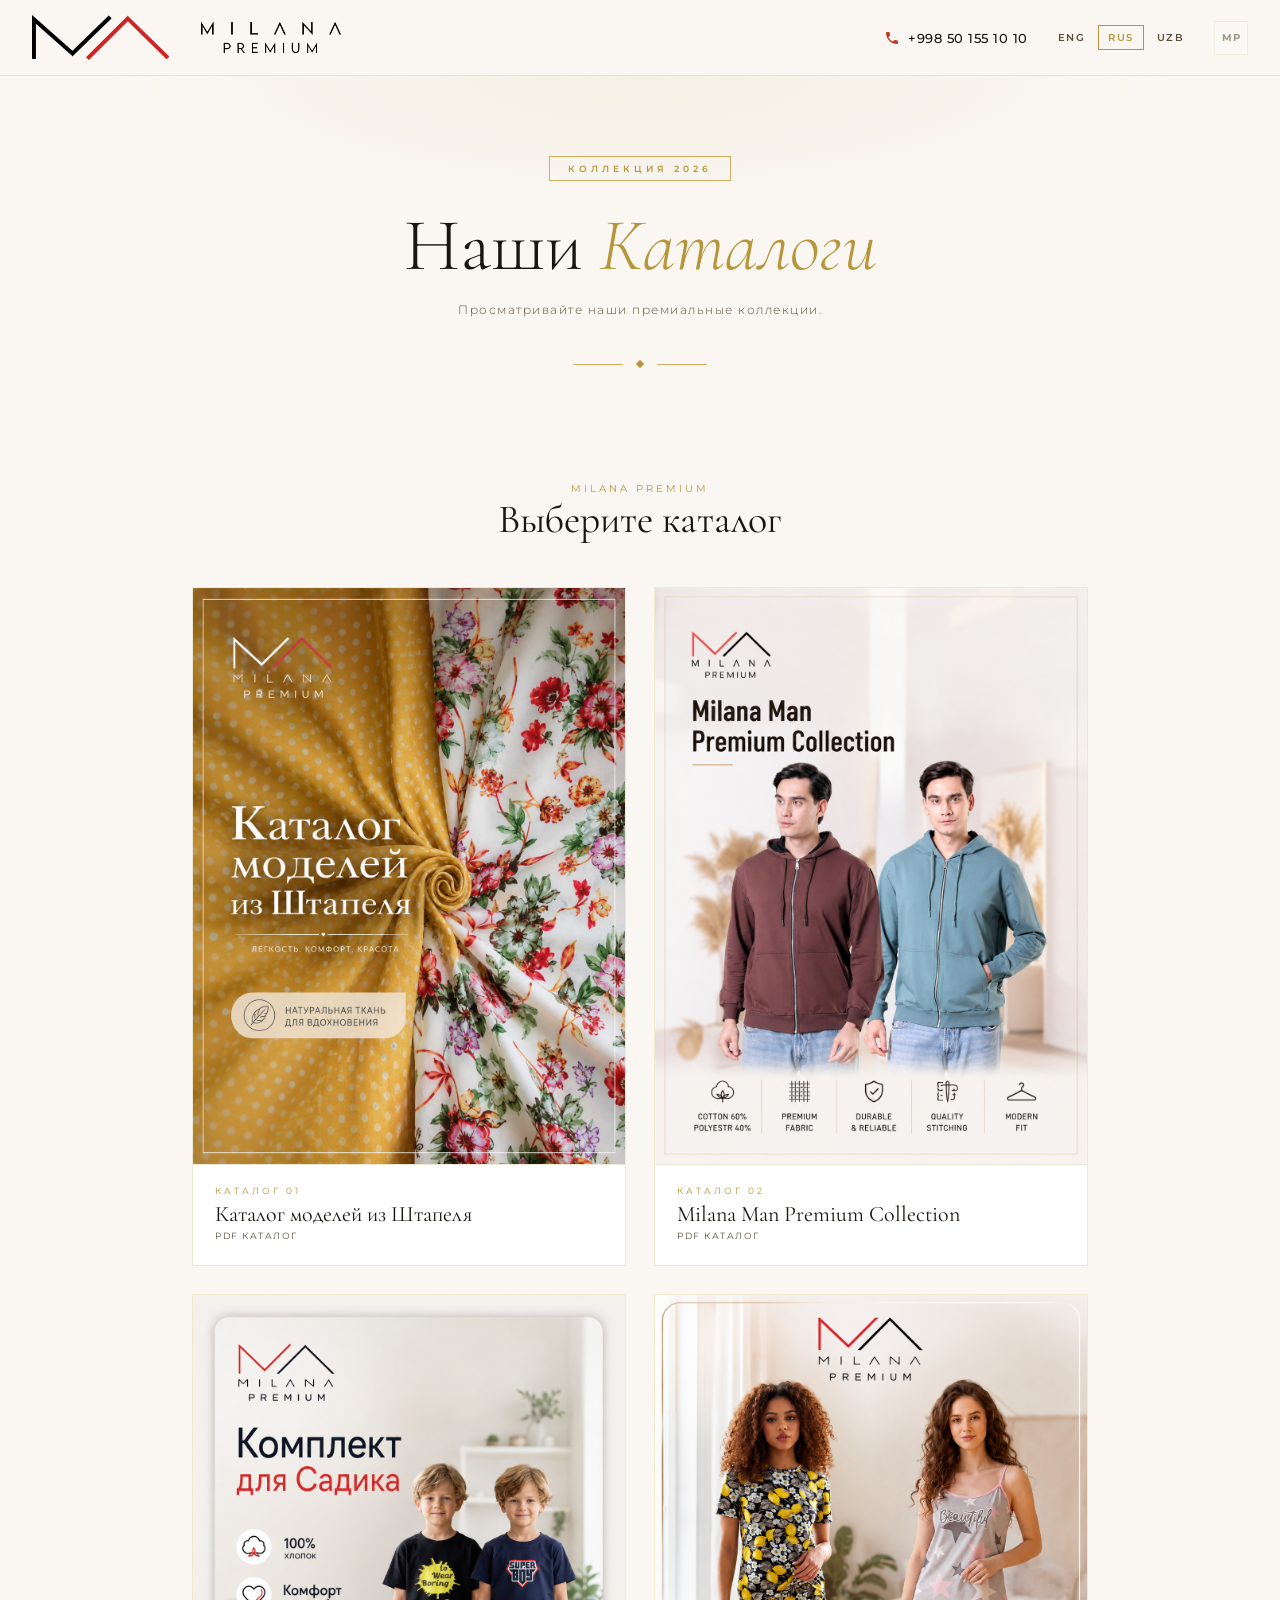
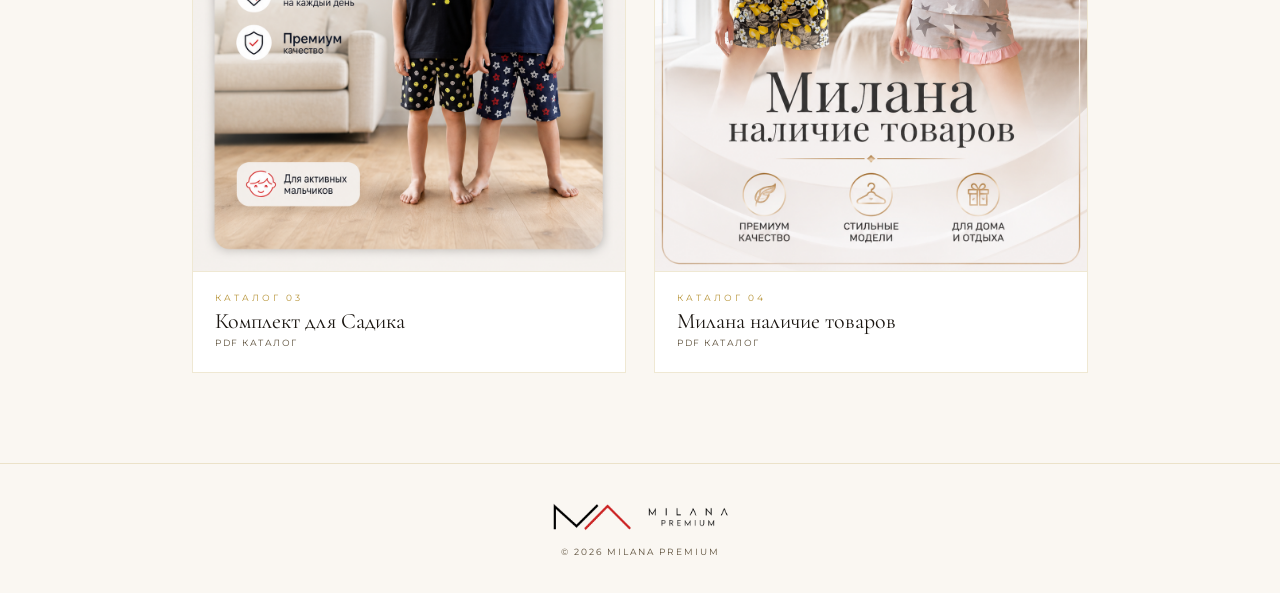
<file: index.html>
<!DOCTYPE html>
<html lang="uz">
<head>
  <meta charset="UTF-8"/>
  <meta name="viewport" content="width=device-width, initial-scale=1.0"/>
  <title>Milana Premium — Katalog</title>
  <link href="https://fonts.googleapis.com/css2?family=Cormorant+Garamond:ital,wght@0,300;0,400;0,600;1,300;1,400&family=Montserrat:wght@300;400;500;600&display=swap" rel="stylesheet"/>
  <style>
    *,*::before,*::after{box-sizing:border-box;margin:0;padding:0}
    :root{
      --gold:#b8953a;--gold-light:#d4af60;--cream:#faf7f2;
      --dark:#1a1510;--mid:#5c4f3a;--red:#c0392b;
      --border:rgba(184,149,58,0.22);
    }
    html{scroll-behavior:smooth}
    body{font-family:'Montserrat',sans-serif;background:var(--cream);color:var(--dark);min-height:100vh}

    /* HEADER */
    header{
      position:sticky;top:0;z-index:200;
      background:rgba(250,247,242,0.97);backdrop-filter:blur(14px);
      border-bottom:1px solid var(--border);
      display:flex;align-items:center;justify-content:space-between;
      padding:0 32px;height:76px;gap:20px;
    }
    .logo-wrap{display:flex;align-items:center;text-decoration:none;flex-shrink:0}
    .logo-wrap img{height:46px;width:auto;object-fit:contain;display:block}
    .logo-wrap img + img{display:none}
    .header-right{display:flex;align-items:center;gap:20px;flex-shrink:0}
    .phone-link{
      display:flex;align-items:center;gap:8px;text-decoration:none;
      color:var(--dark);font-size:13px;font-weight:500;letter-spacing:.5px;white-space:nowrap;
    }
    .phone-link svg{width:16px;height:16px;fill:var(--red);flex-shrink:0}
    .lang-switcher{display:flex;align-items:center;gap:3px}
    .lang-btn{
      background:none;border:1px solid transparent;font-family:'Montserrat',sans-serif;
      font-size:10px;font-weight:600;letter-spacing:1.5px;text-transform:uppercase;
      color:var(--mid);cursor:pointer;padding:5px 9px;transition:all .2s;
    }
    .lang-btn:hover{color:var(--dark);border-color:var(--border)}
    .lang-btn.active{color:var(--gold);border-color:var(--gold)}
    .admin-trigger{
      display:inline-flex;align-items:center;justify-content:center;
      width:34px;height:34px;border:1px solid var(--border);
      color:var(--mid);background:rgba(255,255,255,.42);
      text-decoration:none;font-size:10px;font-weight:700;letter-spacing:1px;
      opacity:.58;transition:opacity .2s,border-color .2s,color .2s,background .2s;
    }
    .admin-trigger:hover,.admin-trigger:focus-visible{opacity:1;border-color:var(--gold);background:var(--dark);color:#fff}

    /* HERO */
    .hero{text-align:center;padding:80px 40px 55px;position:relative;overflow:hidden}
    .hero::before{
      content:'';position:absolute;inset:0;
      background:radial-gradient(ellipse 60% 50% at 50% 0%,rgba(184,149,58,0.07) 0%,transparent 70%);
      pointer-events:none;
    }
    .hero-tag{
      display:inline-block;font-size:9px;font-weight:600;letter-spacing:4px;text-transform:uppercase;
      color:var(--gold);border:1px solid var(--gold-light);padding:6px 18px;margin-bottom:24px;
    }
    .hero h1{
      font-family:'Cormorant Garamond',serif;font-size:clamp(38px,6vw,74px);
      font-weight:300;line-height:1.1;color:var(--dark);margin-bottom:16px;
    }
    .hero h1 em{font-style:italic;color:var(--gold)}
    .hero p{font-size:12px;font-weight:300;letter-spacing:1.5px;color:var(--mid);max-width:400px;margin:0 auto 44px}
    .divider{display:flex;align-items:center;gap:14px;justify-content:center;margin-bottom:60px}
    .divider span{width:50px;height:1px;background:var(--gold-light)}
    .divider i{width:6px;height:6px;background:var(--gold);transform:rotate(45deg);display:inline-block}

    /* SECTION */
    .section-label{text-align:center;margin-bottom:44px}
    .section-label h2{font-family:'Cormorant Garamond',serif;font-size:clamp(26px,4vw,40px);font-weight:400;margin-bottom:8px}
    .section-label p{font-size:10px;letter-spacing:3px;text-transform:uppercase;color:var(--gold)}

    /* GRID — always 2x2 */
    .catalogs{max-width:960px;margin:0 auto;padding:0 32px 90px}
    .catalog-grid{display:grid;grid-template-columns:repeat(2,1fr);gap:28px}

    /* CARD */
    .catalog-card{
      cursor:pointer;background:#fff;border:1px solid var(--border);
      transition:transform .35s ease,box-shadow .35s ease;
      animation:fadeUp .65s ease both;
    }
    .catalog-card:nth-child(1){animation-delay:.05s}
    .catalog-card:nth-child(2){animation-delay:.15s}
    .catalog-card:nth-child(3){animation-delay:.25s}
    .catalog-card:nth-child(4){animation-delay:.35s}
    @keyframes fadeUp{from{opacity:0;transform:translateY(24px)}to{opacity:1;transform:translateY(0)}}
    .catalog-card:hover{transform:translateY(-5px);box-shadow:0 18px 50px rgba(184,149,58,0.15)}
    .catalog-card:focus-visible{outline:2px solid var(--gold);outline-offset:5px}

    .card-thumb{position:relative;overflow:hidden;aspect-ratio:3/4;background:#f0ebe3}
    .card-thumb iframe{width:100%;height:100%;border:none;pointer-events:none;display:block}
    .card-thumb .cover-img{width:100%;height:100%;object-fit:cover;display:block;background:#f0ebe3}
    .card-thumb .ph{width:100%;height:100%;display:flex;align-items:center;justify-content:center}

    .pdf-overlay{
      position:absolute;inset:0;display:flex;flex-direction:column;
      align-items:center;justify-content:center;gap:10px;
      opacity:0;transition:opacity .3s;
      background:rgba(26,21,16,0.52);backdrop-filter:blur(2px);
    }
    .catalog-card:hover .pdf-overlay{opacity:1}
    .ov-btn{
      padding:10px 24px;font-family:'Montserrat',sans-serif;font-size:9px;
      font-weight:600;letter-spacing:2.5px;text-transform:uppercase;
      text-decoration:none;border:1px solid rgba(255,255,255,.8);
      color:#fff;background:transparent;cursor:pointer;transition:background .2s,border-color .2s;
    }
    .ov-btn.primary,.ov-btn:hover{background:var(--gold);border-color:var(--gold)}

    .card-body{padding:20px 22px 24px;border-top:1px solid var(--border)}
    .card-number{font-size:9px;letter-spacing:3px;text-transform:uppercase;color:var(--gold);margin-bottom:5px}
    .card-title{font-family:'Cormorant Garamond',serif;font-size:22px;font-weight:400;margin-bottom:3px}
    .card-sub{font-size:9px;letter-spacing:1.5px;color:var(--mid);text-transform:uppercase}

    /* MODAL — simple scroll viewer */
    .modal-backdrop{
      display:none;position:fixed;inset:0;z-index:300;
      background:rgba(8,6,4,0.9);backdrop-filter:blur(8px);
      align-items:center;justify-content:center;padding:16px;
    }
    .modal-backdrop.open{display:flex}
    .pdf-modal{
      position:relative;width:100%;max-width:860px;height:92vh;
      display:flex;flex-direction:column;
      animation:scaleIn .28s ease;
    }
    @keyframes scaleIn{from{opacity:0;transform:scale(.94)}to{opacity:1;transform:scale(1)}}
    .modal-header{
      display:flex;align-items:center;justify-content:space-between;
      padding:14px 20px;background:var(--cream);border-bottom:1px solid var(--border);
      flex-shrink:0;
    }
    .modal-title{font-family:'Cormorant Garamond',serif;font-size:20px;font-weight:400}
    .modal-actions{display:flex;gap:8px;align-items:center}
    .m-btn{
      padding:7px 18px;font-family:'Montserrat',sans-serif;font-size:9px;
      font-weight:600;letter-spacing:2px;text-transform:uppercase;
      cursor:pointer;border:none;text-decoration:none;display:inline-block;transition:background .2s;
    }
    .m-btn.dl{background:var(--gold);color:#fff}
    .m-btn.dl:hover{background:var(--dark)}
    .m-btn.cls{background:transparent;border:1px solid var(--border);color:var(--dark);font-size:17px;padding:3px 13px;letter-spacing:0}
    .m-btn.cls:hover{background:var(--dark);color:#fff}
    .modal-body{flex:1;overflow:hidden;background:#2a2520;display:flex}
    .modal-body iframe{width:100%;height:100%;border:none;display:block}
    /* FOOTER */
    footer{border-top:1px solid var(--border);padding:36px;text-align:center}
    footer img{height:34px;margin:0 auto 12px;display:block}
    footer p{font-size:9px;letter-spacing:2px;color:var(--mid);text-transform:uppercase}

    @media(max-width:700px){
      header{padding:0 16px;height:64px}
      .logo-wrap img{height:36px}
      .phone-link span{display:none}
      .admin-trigger{width:31px;height:31px;font-size:9px}
      .hero{padding:55px 18px 40px}
      .catalogs,.edit-section{padding:0 16px 50px}
      .catalog-grid{gap:16px}
      .edit-panel{padding:22px 16px}
    }
  </style>
</head>
<body>

<header>
  <a class="logo-wrap" href="#">
    <img src="assets/milana-premium-logo.png" alt="Milana Premium"/>
    <img src="[data-uri]" alt="Milana Premium"/>
  </a>
  <div class="header-right">
    <a class="phone-link" href="tel:+998501551010">
      <svg viewBox="0 0 24 24"><path d="M6.6 10.8c1.4 2.8 3.8 5.1 6.6 6.6l2.2-2.2c.3-.3.7-.4 1-.2 1.1.4 2.3.6 3.6.6.6 0 1 .4 1 1V20c0 .6-.4 1-1 1-9.4 0-17-7.6-17-17 0-.6.4-1 1-1h3.5c.6 0 1 .4 1 1 0 1.3.2 2.5.6 3.6.1.3 0 .7-.2 1L6.6 10.8z"/></svg>
      <span>+998 50 155 10 10</span>
    </a>
    <div class="lang-switcher">
      <button class="lang-btn" onclick="setLang('en')">ENG</button>
      <button class="lang-btn" onclick="setLang('ru')">RUS</button>
      <button class="lang-btn active" onclick="setLang('uz')">UZB</button>
    </div>
    <a class="admin-trigger" href="admin.html?id=1" aria-label="Admin login">MP</a>
  </div>
</header>

<section class="hero">
  <div class="hero-tag" data-i18n="hero_tag"></div>
  <h1 data-i18n="hero_title"></h1>
  <p data-i18n="hero_sub"></p>
  <div class="divider"><span></span><i></i><span></span></div>
</section>

<section class="catalogs">
  <div class="section-label">
    <p>Milana Premium</p>
    <h2 data-i18n="section_title"></h2>
  </div>
  <div class="catalog-grid" id="catalogGrid"></div>
</section>

<!-- PDF VIEWER MODAL -->
<div class="modal-backdrop" id="modalBackdrop">
  <div class="pdf-modal">
    <div class="modal-header">
      <span class="modal-title" id="modalTitle"></span>
      <div class="modal-actions">
        <a class="m-btn dl" id="modalDl" href="#" target="_blank" data-i18n="download"></a>
        <button class="m-btn cls" onclick="closeModal()">&#x2715;</button>
      </div>
    </div>
    <div class="modal-body">
      <iframe id="pdfFrame" src="" allow="autoplay"></iframe>
    </div>
  </div>
</div>


<footer>
  <img src="[data-uri]" alt="Milana Premium"/>
  <p>&copy; 2026 Milana Premium</p>
</footer>

<script>
// ── i18n ──────────────────────────────────────────
const LANG = {
  en:{
    hero_tag:'2026 Collection',
    hero_title:'Our <em>Catalogs</em>',
    hero_sub:'Browse our premium seasonal collections.',
    section_title:'Select a Catalog',
    download:'&#x2193; Download',
    edit_title:'Update Your Catalogs',
    edit_sub:'Paste a public PDF URL for each catalog and click Save.',
    save:'Save Changes',saved:'&#x2713; Saved successfully',
    no_pdf:'No PDF yet',linked:'&#x2714; Linked:',
    view:'View Products',dl:'Download',
    cat_label:'Catalog',url_ph:'PDF URL (https://...)',
  },
  ru:{
    hero_tag:'Коллекция 2026',
    hero_title:'Наши <em>Каталоги</em>',
    hero_sub:'Просматривайте наши премиальные коллекции.',
    section_title:'Выберите каталог',
    download:'&#x2193; Скачать',
    edit_title:'Обновить каталоги',
    edit_sub:'Вставьте ссылку PDF для каждого каталога и нажмите Сохранить.',
    save:'Сохранить',saved:'&#x2713; Сохранено',
    no_pdf:'PDF не добавлен',linked:'&#x2714;',
    view:'Products',dl:'Скачать',
    cat_label:'Каталог',url_ph:'Ссылка PDF (https://...)',
  },
  uz:{
    hero_tag:'2026 Kolleksiya',
    hero_title:'Bizning <em>Kataloglar</em>',
    hero_sub:"Premium mavsumiy kolleksiyalarimizni ko'ring.",
    section_title:'Katalogni tanlang',
    download:'&#x2193; Yuklab olish',
    edit_title:'Kataloglarni yangilash',
    edit_sub:'Har bir katalog uchun PDF URL manzilini kiriting va Saqlashni bosing.',
    save:'Saqlash',saved:'&#x2713; Saqlandi',
    no_pdf:"PDF qo'shilmagan",linked:'&#x2714;',
    view:'Products',dl:'Yuklab olish',
    cat_label:'Katalog',url_ph:'PDF URL (https://...)',
  }
};

let currentLang = localStorage.getItem('mp_lang') || 'ru';
function t(k){ return (LANG[currentLang]||LANG.uz)[k] || LANG.uz[k] || k; }

function setLang(lang){
  currentLang = lang;
  localStorage.setItem('mp_lang', lang);
  document.querySelectorAll('.lang-btn').forEach(b=>{
    b.classList.toggle('active', b.textContent.trim().toLowerCase().startsWith(lang.toLowerCase()));
  });
  applyTranslations();
  renderCards();
}

function applyTranslations(){
  document.querySelectorAll('[data-i18n]').forEach(el=>{
    const v = t(el.dataset.i18n);
    if(el.tagName==='INPUT') el.placeholder = v;
    else el.innerHTML = v;
  });
  // also update modal download button text
  const dl = document.getElementById('modalDl');
  if(dl) dl.innerHTML = t('download');
}

// ── CATALOG DATA ──────────────────────────────────
// PDF/file link is shared across all languages.
// Only 2 thumbnail images are used per catalog: English and Uzbek.
// Russian uses the English thumbnail as fallback.
// PDF links are hardcoded below so they work on every device.
const DEFAULT_CATALOGS = [
  {id:1,
   title_en:"Staple Model Catalog",title_ru:"Каталог моделей из Штапеля",title_uz:"Shtapel modellari katalogi",
   sub_en:"PDF Catalog",sub_ru:"PDF каталог",sub_uz:"PDF katalog",
   pdf:"https://drive.google.com/file/d/1m22AYrRWdailkYRV_ZC_tfQlJacIGdLU/preview",
   cover_en:"covers/stapel-model-catalog-en.png",
   cover_ru:"covers/stapel-model-catalog-ru.png",
   cover_uz:"covers/stapel-model-catalog-uz.png"},
  {id:2,
   title_en:"Milana Man Premium Collection",title_ru:"Milana Man Premium Collection",title_uz:"Milana Man Premium Collection",
   sub_en:"PDF Catalog",sub_ru:"PDF каталог",sub_uz:"PDF katalog",
   pdf:"https://drive.google.com/file/d/1iNQn7Lr2Tz0cijjyecHtbMC-VH8drhuf/preview",
   cover_en:"covers/milana-man-premium-collection-en.png",
   cover_ru:"covers/milana-man-premium-collection-ru.png",
   cover_uz:"covers/milana-man-premium-collection-uz.png"},
  {id:3,
   title_en:"Kindergarten Set",title_ru:"Комплект для Садика",title_uz:"Bog'cha uchun komplekt",
   sub_en:"PDF Catalog",sub_ru:"PDF каталог",sub_uz:"PDF katalog",
   pdf:"https://drive.google.com/file/d/1tAKAPe2o3nusdtc0QQ_WotdYJDtGPYi5/preview",
   cover_en:"covers/kindergarten-set-en.png",
   cover_ru:"covers/kindergarten-set-ru.png",
   cover_uz:"covers/kindergarten-set-uz.png"},
  {id:4,
   title_en:"Milana Products in Stock",title_ru:"Милана наличие товаров",title_uz:"Milana mavjud mahsulotlar",
   sub_en:"PDF Catalog",sub_ru:"PDF каталог",sub_uz:"PDF katalog",
   pdf:"https://drive.google.com/file/d/1Lg1RgO1uc3G3PkhENrwO6sP-i2X8h6Vz/preview",
   cover_en:"covers/milana-products-in-stock-en.png",
   cover_ru:"covers/milana-products-in-stock-ru.png",
   cover_uz:"covers/milana-products-in-stock-uz.png"},
];

let catalogs = DEFAULT_CATALOGS.map(function(cat){ return Object.assign({}, cat); });


const FIXED_MAN_TITLE = 'Milana Man Premium Collection';
function gtitle(c){
  // Keep this catalog name exactly the same for UZ / RU / EN.
  if(c.id === 2) return FIXED_MAN_TITLE;
  return c['title_'+currentLang] || c.title_en;
}
function gsub(c){   return c['sub_'+currentLang]   || c.sub_en;   }
function gcover(c){
  if(currentLang === 'uz') return c.cover_uz || c.cover_en || '';
  if(currentLang === 'ru') return c.cover_ru || c.cover_en || c.cover_uz || '';
  return c.cover_en || c.cover_uz || '';
}

function catalogUrl(c){
  return 'catalog.html?id=' + encodeURIComponent(c.id);
}

// ── PLACEHOLDER SVGs ──────────────────────────────
const PH = [
  // Women - warm gold
  '<svg viewBox="0 0 300 400" xmlns="http://www.w3.org/2000/svg" width="100%" height="100%"><rect width="300" height="400" fill="#f5efe6"/><rect x="0" y="0" width="300" height="5" fill="#b8953a" opacity=".5"/><rect x="0" y="395" width="300" height="5" fill="#b8953a" opacity=".5"/><rect x="20" y="20" width="260" height="360" fill="none" stroke="#b8953a" stroke-width="0.6" opacity=".3"/><circle cx="150" cy="155" r="50" fill="none" stroke="#b8953a" stroke-width="0.6" opacity=".35"/><text x="150" y="148" text-anchor="middle" font-family="Georgia,serif" font-size="10" fill="#b8953a" opacity=".7" letter-spacing="5">MILANA</text><text x="150" y="164" text-anchor="middle" font-family="Georgia,serif" font-size="7" fill="#b8953a" opacity=".5" letter-spacing="3">PREMIUM</text><line x1="90" y1="230" x2="210" y2="230" stroke="#b8953a" stroke-width="0.5" opacity=".4"/><text x="150" y="258" text-anchor="middle" font-family="Georgia,serif" font-size="16" fill="#5c4f3a" opacity=".65" letter-spacing="3">WOMEN</text><text x="150" y="276" text-anchor="middle" font-family="Arial,sans-serif" font-size="8" fill="#b8953a" opacity=".5" letter-spacing="3">COLLECTION 2026</text><line x1="90" y1="288" x2="210" y2="288" stroke="#b8953a" stroke-width="0.5" opacity=".4"/></svg>',
  // Men - dark
  '<svg viewBox="0 0 300 400" xmlns="http://www.w3.org/2000/svg" width="100%" height="100%"><rect width="300" height="400" fill="#ece6dc"/><rect x="0" y="0" width="300" height="5" fill="#c0392b" opacity=".5"/><rect x="0" y="395" width="300" height="5" fill="#c0392b" opacity=".5"/><rect x="15" y="15" width="270" height="370" fill="none" stroke="#1a1510" stroke-width="0.5" opacity=".15"/><rect x="30" y="30" width="240" height="340" fill="none" stroke="#b8953a" stroke-width="0.5" opacity=".2"/><text x="150" y="148" text-anchor="middle" font-family="Georgia,serif" font-size="10" fill="#1a1510" opacity=".5" letter-spacing="5">MILANA</text><text x="150" y="164" text-anchor="middle" font-family="Georgia,serif" font-size="7" fill="#c0392b" opacity=".65" letter-spacing="3">PREMIUM</text><line x1="90" y1="230" x2="210" y2="230" stroke="#b8953a" stroke-width="0.5" opacity=".4"/><text x="150" y="258" text-anchor="middle" font-family="Georgia,serif" font-size="16" fill="#1a1510" opacity=".55" letter-spacing="3">MEN</text><text x="150" y="276" text-anchor="middle" font-family="Arial,sans-serif" font-size="8" fill="#b8953a" opacity=".5" letter-spacing="3">COLLECTION 2026</text><line x1="90" y1="288" x2="210" y2="288" stroke="#b8953a" stroke-width="0.5" opacity=".4"/></svg>',
  // Kids - light
  '<svg viewBox="0 0 300 400" xmlns="http://www.w3.org/2000/svg" width="100%" height="100%"><rect width="300" height="400" fill="#f7f3ec"/><rect x="0" y="0" width="300" height="5" fill="#b8953a" opacity=".4"/><rect x="0" y="395" width="300" height="5" fill="#b8953a" opacity=".4"/><circle cx="40" cy="40" r="25" fill="none" stroke="#b8953a" stroke-width="0.5" opacity=".2"/><circle cx="260" cy="40" r="25" fill="none" stroke="#b8953a" stroke-width="0.5" opacity=".2"/><circle cx="40" cy="360" r="25" fill="none" stroke="#b8953a" stroke-width="0.5" opacity=".2"/><circle cx="260" cy="360" r="25" fill="none" stroke="#b8953a" stroke-width="0.5" opacity=".2"/><rect x="50" y="50" width="200" height="300" fill="none" stroke="#b8953a" stroke-width="0.5" opacity=".25"/><text x="150" y="188" text-anchor="middle" font-family="Georgia,serif" font-size="10" fill="#b8953a" opacity=".7" letter-spacing="5">MILANA</text><text x="150" y="204" text-anchor="middle" font-family="Georgia,serif" font-size="7" fill="#b8953a" opacity=".5" letter-spacing="3">PREMIUM</text><line x1="90" y1="230" x2="210" y2="230" stroke="#b8953a" stroke-width="0.5" opacity=".4"/><text x="150" y="258" text-anchor="middle" font-family="Georgia,serif" font-size="16" fill="#5c4f3a" opacity=".65" letter-spacing="3">KIDS</text><text x="150" y="276" text-anchor="middle" font-family="Arial,sans-serif" font-size="8" fill="#b8953a" opacity=".5" letter-spacing="3">COLLECTION 2026</text></svg>',
  // Lookbook - dark
  '<svg viewBox="0 0 300 400" xmlns="http://www.w3.org/2000/svg" width="100%" height="100%"><rect width="300" height="400" fill="#18120e"/><rect x="10" y="10" width="280" height="380" fill="none" stroke="#b8953a" stroke-width="0.6" opacity=".35"/><rect x="22" y="22" width="256" height="356" fill="none" stroke="#b8953a" stroke-width="0.3" opacity=".15"/><line x1="10" y1="10" x2="290" y2="390" stroke="#b8953a" stroke-width="0.3" opacity=".07"/><line x1="290" y1="10" x2="10" y2="390" stroke="#b8953a" stroke-width="0.3" opacity=".07"/><text x="150" y="175" text-anchor="middle" font-family="Georgia,serif" font-size="10" fill="#d4af60" opacity=".8" letter-spacing="5">MILANA</text><text x="150" y="193" text-anchor="middle" font-family="Georgia,serif" font-size="7" fill="#d4af60" opacity=".6" letter-spacing="3">PREMIUM</text><line x1="80" y1="208" x2="220" y2="208" stroke="#b8953a" stroke-width="0.5" opacity=".45"/><text x="150" y="250" text-anchor="middle" font-family="Georgia,serif" font-size="15" fill="#d4af60" opacity=".75" letter-spacing="3">LOOKBOOK</text><text x="150" y="268" text-anchor="middle" font-family="Arial,sans-serif" font-size="8" fill="#b8953a" opacity=".5" letter-spacing="3">PREMIUM 2026</text><line x1="80" y1="280" x2="220" y2="280" stroke="#b8953a" stroke-width="0.5" opacity=".45"/></svg>',
];

// ── RENDER CARDS ──────────────────────────────────
function renderCards(){
  const grid = document.getElementById('catalogGrid');
  grid.innerHTML = '';
  catalogs.forEach((cat, idx) => {
    const card = document.createElement('div');
    card.className = 'catalog-card';
    card.setAttribute('role', 'link');
    card.tabIndex = 0;
    const productUrl = catalogUrl(cat);

    const thumbInner = gcover(cat)
      ? '<img class="cover-img" src="' + gcover(cat) + '" alt="' + gtitle(cat).replace(/"/g,'&quot;') + '" loading="lazy">'
      : (cat.pdf
        ? '<iframe src="' + pdfEmbedUrl(cat.pdf) + '" loading="lazy"></iframe>'
        : '<div class="ph">' + (PH[idx]||PH[0]) + '</div>');

    const overlayInner = cat.pdf
      ? '<a class="ov-btn primary" href="' + productUrl + '">' + t('view') + '</a>'
      : '<button class="ov-btn primary" type="button" disabled>' + t('no_pdf') + '</button>';

    card.innerHTML =
      '<div class="card-thumb">' + thumbInner +
        '<div class="pdf-overlay">' + overlayInner + '</div>' +
      '</div>' +
      '<div class="card-body">' +
        '<div class="card-number">' + t('cat_label') + ' 0' + cat.id + '</div>' +
        '<div class="card-title">' + gtitle(cat) + '</div>' +
        '<div class="card-sub">' + gsub(cat) + '</div>' +
      '</div>';
    card.addEventListener('click', function(e){
      const interactive = e.target.closest ? e.target.closest('a,button') : null;
      if(interactive) return;
      window.location.href = productUrl;
    });
    card.addEventListener('keydown', function(e){
      if(e.key === 'Enter' || e.key === ' '){
        e.preventDefault();
        window.location.href = productUrl;
      }
    });
    grid.appendChild(card);
  });
}

// ── PDF VIEWER ────────────────────────────────────
function pdfEmbedUrl(url){
  if(url.includes('drive.google.com')){
    const m = url.match(/\/d\/([a-zA-Z0-9_-]+)/);
    return m ? 'https://drive.google.com/file/d/'+m[1]+'/preview' : url;
  }
  return url + '#toolbar=1&navpanes=0&scrollbar=1';
}

function openPdf(idx){
  const cat = catalogs[idx];
  if(!cat.pdf) return;
  document.getElementById('modalTitle').textContent = gtitle(cat);
  document.getElementById('modalDl').href = cat.pdf;
  document.getElementById('modalDl').innerHTML = t('download');
  document.getElementById('pdfFrame').src = pdfEmbedUrl(cat.pdf);
  document.getElementById('modalBackdrop').classList.add('open');
  document.body.style.overflow = 'hidden';
}

function closeModal(){
  document.getElementById('modalBackdrop').classList.remove('open');
  document.getElementById('pdfFrame').src = '';
  document.body.style.overflow = '';
}

document.getElementById('modalBackdrop').addEventListener('click', function(e){
  if(e.target === this) closeModal();
});
document.addEventListener('keydown', function(e){
  if(e.key === 'Escape') closeModal();
});

// ── INIT ──────────────────────────────────────────
setLang(currentLang);
renderCards();
</script>
</body>
</html>
</file>
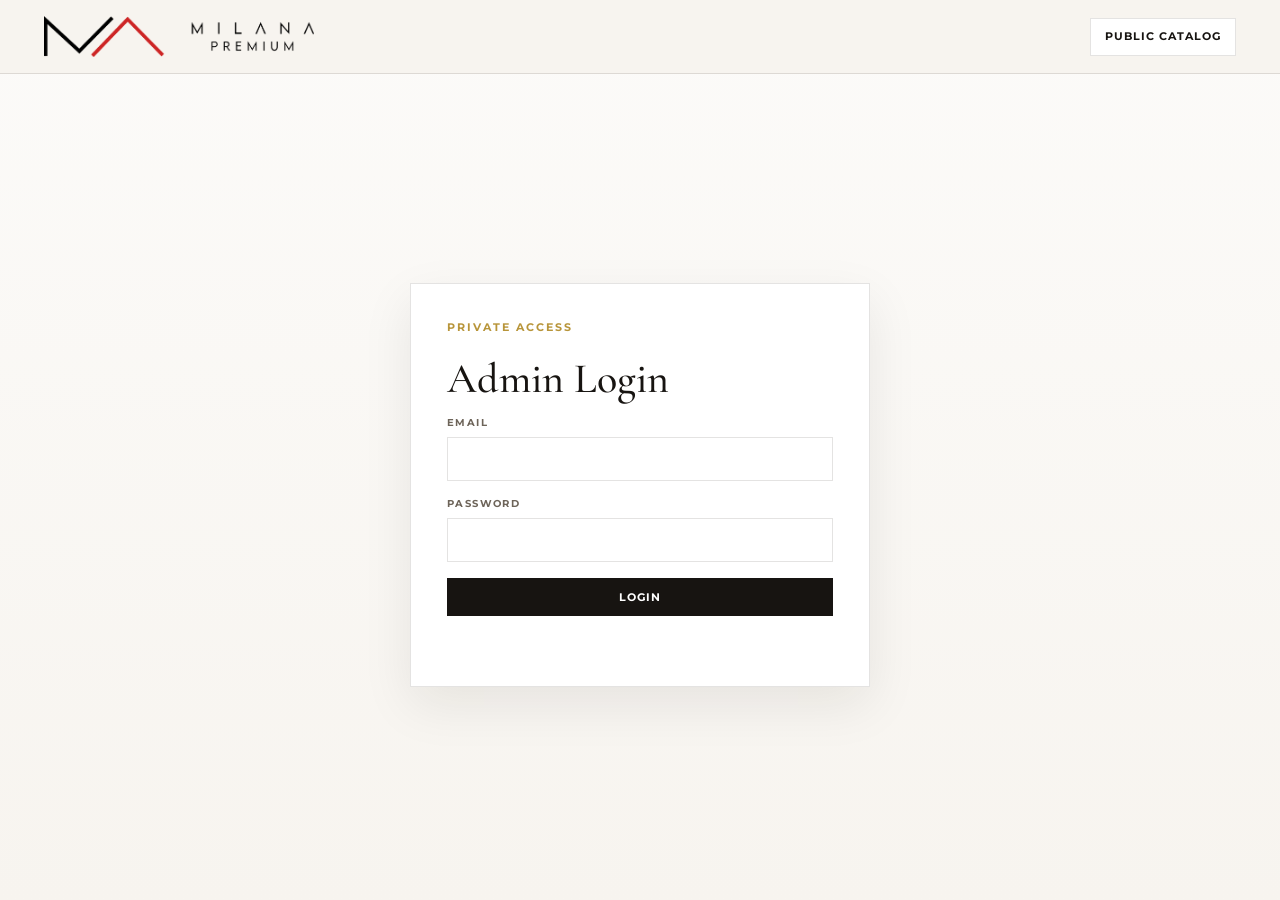
<file: admin.html>
<!DOCTYPE html>
<html lang="uz">
<head>
  <meta charset="UTF-8"/>
  <meta name="viewport" content="width=device-width, initial-scale=1.0"/>
  <title>Milana Admin</title>
  <link rel="preconnect" href="https://fonts.googleapis.com">
  <link rel="preconnect" href="https://fonts.gstatic.com" crossorigin>
  <link href="https://fonts.googleapis.com/css2?family=Cormorant+Garamond:wght@400;500;600&family=Montserrat:wght@400;500;600;700&display=swap" rel="stylesheet"/>
  <link rel="stylesheet" href="catalog.css?v=20260526-admin-cleanup"/>
  <link rel="stylesheet" href="admin.css?v=20260526-admin-cleanup"/>
</head>
<body>
  <header class="site-header">
    <a class="brand" href="index.html" aria-label="Milana Premium home">
      <img class="brand-logo" src="assets/milana-premium-logo.png" alt="Milana Premium"/>
    </a>
    <div class="admin-header-actions">
      <a class="admin-link" href="catalog.html?id=1">Public catalog</a>
      <button class="admin-link" id="logoutButton" type="button" hidden>Logout</button>
    </div>
  </header>

  <main>
    <section class="login-panel" id="loginPanel">
      <form class="login-card" id="loginForm">
        <p class="eyebrow">Private Access</p>
        <h1>Admin Login</h1>
        <label>
          <span>Email</span>
          <input id="adminEmail" type="email" autocomplete="email" required>
        </label>
        <label>
          <span>Password</span>
          <input id="adminPassword" type="password" autocomplete="current-password" required>
        </label>
        <button class="primary-action" type="submit">Login</button>
        <p class="form-note" id="loginMessage"></p>
      </form>
    </section>

    <section class="admin-workspace" id="adminWorkspace" hidden>
      <section class="catalog-head">
        <a class="back-link" href="index.html">Back to catalogs</a>
        <div>
          <p class="eyebrow" id="catalogNumber">Catalog</p>
          <h1 id="catalogTitle">Milana Premium</h1>
        </div>
        <div class="toolbar">
          <nav class="catalog-switch" aria-label="Catalogs">
            <a href="admin.html?id=1" data-catalog-link="1">01</a>
            <a href="admin.html?id=2" data-catalog-link="2">02</a>
            <a href="admin.html?id=3" data-catalog-link="3">03</a>
            <a href="admin.html?id=4" data-catalog-link="4">04</a>
          </nav>
          <label class="search-wrap" for="productSearch">
            <span>Search</span>
            <input id="productSearch" type="search" autocomplete="off" placeholder="Model or code"/>
          </label>
          <p class="count" id="productCount">Loading</p>
        </div>
      </section>

      <section class="status" id="status" hidden></section>
      <section class="product-grid admin-grid" id="productGrid" aria-live="polite"></section>
    </section>
  </main>

  <div class="edit-modal" id="editModal" hidden>
    <form class="edit-dialog" id="editForm">
      <div class="edit-head">
        <div>
          <p class="eyebrow">Edit Product</p>
          <h2 id="editTitle">Product</h2>
        </div>
        <button class="icon-action" type="button" id="closeEdit" aria-label="Close">X</button>
      </div>
      <label>
        <span>Model number</span>
        <input id="editModel" type="text">
      </label>
      <label>
        <span>Product code</span>
        <input id="editCode" type="text">
      </label>
      <label>
        <span>Price</span>
        <input id="editPrice" type="number" min="0" step="0.01" required>
      </label>
      <label>
        <span>Picture URL</span>
        <input id="editImageUrl" type="url">
      </label>
      <label>
        <span>Upload new picture</span>
        <input id="editImageFile" type="file" accept="image/*">
      </label>
      <div class="edit-actions">
        <button class="secondary-action" type="button" id="cancelEdit">Cancel</button>
        <button class="primary-action" type="submit" id="saveEdit">Save</button>
      </div>
      <p class="form-note" id="editMessage"></p>
    </form>
  </div>

  <script src="site-config.js"></script>
  <script src="admin-page.js?v=20260529-edit-all-catalogs"></script>
</body>
</html>
</file>
<file: catalog.css>
:root {
  --paper: #f7f4ef;
  --surface: #ffffff;
  --ink: #171411;
  --muted: #6d6459;
  --line: rgba(32, 27, 21, 0.12);
  --gold: #b8953a;
  --red: #9f332c;
  --green: #2f6f61;
  --shadow: 0 18px 48px rgba(30, 24, 17, 0.08);
}

*,
*::before,
*::after {
  box-sizing: border-box;
}

body {
  margin: 0;
  min-height: 100vh;
  background:
    linear-gradient(180deg, rgba(255, 255, 255, 0.62), rgba(247, 244, 239, 0.92)),
    var(--paper);
  color: var(--ink);
  font-family: "Montserrat", Arial, sans-serif;
}

a {
  color: inherit;
}

.site-header {
  position: sticky;
  top: 0;
  z-index: 20;
  display: flex;
  align-items: center;
  justify-content: space-between;
  gap: 24px;
  min-height: 74px;
  padding: 14px clamp(18px, 4vw, 44px);
  background: rgba(247, 244, 239, 0.94);
  border-bottom: 1px solid var(--line);
  backdrop-filter: blur(14px);
}

.brand {
  display: inline-flex;
  align-items: center;
  min-width: 0;
  text-decoration: none;
}

.brand-logo {
  display: block;
  width: 270px;
  max-height: 46px;
  height: auto;
  object-fit: contain;
}

.header-actions {
  display: flex;
  align-items: center;
  gap: 10px;
}

.catalog-switch {
  display: flex;
  align-items: center;
  gap: 8px;
}

.catalog-switch a {
  display: inline-flex;
  align-items: center;
  justify-content: center;
  width: 38px;
  height: 38px;
  border: 1px solid var(--line);
  background: rgba(255, 255, 255, 0.62);
  color: var(--muted);
  font-size: 12px;
  font-weight: 700;
  text-decoration: none;
  transition: border-color 0.2s ease, color 0.2s ease, background 0.2s ease;
}

.catalog-switch a:hover,
.catalog-switch a.active {
  border-color: var(--gold);
  background: var(--ink);
  color: #fff;
}

.admin-trigger {
  display: inline-flex;
  align-items: center;
  justify-content: center;
  width: 38px;
  height: 38px;
  border: 1px solid var(--line);
  background: rgba(255, 255, 255, 0.42);
  color: var(--muted);
  font-size: 11px;
  font-weight: 800;
  letter-spacing: 1px;
  text-decoration: none;
  opacity: 0.58;
  transition: opacity 0.2s ease, border-color 0.2s ease, color 0.2s ease, background 0.2s ease;
}

.admin-trigger:hover,
.admin-trigger:focus-visible {
  opacity: 1;
  border-color: var(--gold);
  background: var(--ink);
  color: #fff;
}

main {
  width: min(1480px, 100%);
  margin: 0 auto;
  padding: clamp(24px, 4vw, 46px);
}

.catalog-head {
  display: grid;
  grid-template-columns: auto minmax(0, 1fr) auto;
  align-items: end;
  gap: 28px;
  margin-bottom: 28px;
}

.back-link {
  align-self: start;
  display: inline-flex;
  align-items: center;
  min-height: 36px;
  padding: 0 14px;
  border: 1px solid var(--line);
  background: rgba(255, 255, 255, 0.58);
  color: var(--muted);
  font-size: 12px;
  font-weight: 700;
  text-decoration: none;
  text-transform: uppercase;
}

.back-link:hover {
  border-color: var(--gold);
  color: var(--ink);
}

.eyebrow {
  margin: 0 0 8px;
  color: var(--gold);
  font-size: 11px;
  font-weight: 700;
  letter-spacing: 2px;
  text-transform: uppercase;
}

h1 {
  margin: 0;
  font-family: "Cormorant Garamond", Georgia, serif;
  font-size: clamp(38px, 5vw, 72px);
  font-weight: 500;
  line-height: 0.96;
}

.toolbar {
  display: flex;
  align-items: end;
  justify-content: flex-end;
  gap: 14px;
  min-width: min(440px, 100%);
}

.search-wrap {
  display: grid;
  gap: 8px;
  min-width: min(280px, 58vw);
  color: var(--muted);
  font-size: 10px;
  font-weight: 700;
  letter-spacing: 1.6px;
  text-transform: uppercase;
}

.search-wrap input {
  width: 100%;
  height: 44px;
  border: 1px solid var(--line);
  background: #fff;
  padding: 0 14px;
  color: var(--ink);
  font: 500 14px/1 "Montserrat", Arial, sans-serif;
  outline: none;
}

.search-wrap input:focus {
  border-color: var(--gold);
}

.count {
  min-width: 84px;
  margin: 0;
  padding: 14px 16px;
  background: var(--ink);
  color: #fff;
  font-size: 12px;
  font-weight: 700;
  text-align: center;
  white-space: nowrap;
}

.status {
  margin: 20px 0;
  padding: 18px 20px;
  border: 1px solid var(--line);
  background: #fff;
  color: var(--muted);
  font-size: 14px;
  line-height: 1.6;
}

.product-grid {
  display: grid;
  grid-template-columns: repeat(auto-fill, minmax(220px, 1fr));
  gap: 18px;
  align-items: start;
}

.product-card {
  overflow: hidden;
  min-width: 0;
  background: var(--surface);
  border: 1px solid var(--line);
  box-shadow: 0 1px 0 rgba(255, 255, 255, 0.7);
  cursor: zoom-in;
  transition: transform 0.22s ease, box-shadow 0.22s ease, border-color 0.22s ease;
}

.product-card:hover {
  transform: translateY(-3px);
  border-color: rgba(184, 149, 58, 0.45);
  box-shadow: var(--shadow);
}

.product-image {
  position: relative;
  aspect-ratio: 4 / 5;
  background: #fff;
  border-bottom: 1px solid var(--line);
}

.product-image img {
  display: block;
  width: 100%;
  height: 100%;
  object-fit: contain;
  object-position: center center;
}

.product-image::after {
  content: "";
  position: absolute;
  inset: auto 0 0;
  height: 44px;
  background: linear-gradient(0deg, rgba(23, 20, 17, 0.08), transparent);
  pointer-events: none;
}

.product-info {
  display: grid;
  gap: 8px;
  padding: 14px 14px 16px;
}

.model-row {
  display: flex;
  align-items: baseline;
  justify-content: space-between;
  gap: 12px;
}

.model {
  min-width: 0;
  color: var(--ink);
  font-size: 18px;
  font-weight: 700;
  line-height: 1.2;
  overflow-wrap: anywhere;
}

.price {
  color: var(--red);
  font-size: 18px;
  font-weight: 800;
  line-height: 1.2;
  white-space: nowrap;
}

.code {
  color: var(--muted);
  font-size: 11px;
  font-weight: 700;
  letter-spacing: 1px;
  text-transform: uppercase;
  overflow-wrap: anywhere;
}

.empty {
  grid-column: 1 / -1;
  padding: 44px 22px;
  border: 1px solid var(--line);
  background: #fff;
  color: var(--muted);
  text-align: center;
}

.product-modal {
  position: fixed;
  inset: 0;
  z-index: 80;
  display: grid;
  place-items: center;
  padding: 22px;
  background: rgba(18, 15, 12, 0.72);
}

.product-modal[hidden] {
  display: none;
}

.product-modal-card {
  width: min(1120px, calc(100vw - 44px));
  max-height: calc(100vh - 44px);
  display: grid;
  grid-template-columns: minmax(0, 1fr) 280px;
  overflow: auto;
  background: #fff;
  border: 1px solid rgba(255, 255, 255, 0.42);
  box-shadow: 0 26px 80px rgba(0, 0, 0, 0.26);
}

.modal-close {
  position: fixed;
  top: 18px;
  right: 18px;
  z-index: 81;
  width: 42px;
  height: 42px;
  border: 1px solid rgba(255, 255, 255, 0.5);
  background: rgba(23, 20, 17, 0.9);
  color: #fff;
  cursor: pointer;
  font: 800 13px/1 "Montserrat", Arial, sans-serif;
}

.modal-image {
  height: min(82vh, 900px);
  background: #fff;
}

.modal-image img {
  display: block;
  width: 100%;
  height: 100%;
  object-fit: contain;
}

.modal-info {
  display: grid;
  align-content: center;
  gap: 14px;
  padding: 28px;
  border-left: 1px solid var(--line);
}

.modal-info .model {
  font-size: 30px;
}

.modal-info .price {
  font-size: 28px;
}

.modal-info .code {
  font-size: 12px;
}

@media (max-width: 860px) {
  .catalog-head {
    grid-template-columns: 1fr;
    align-items: start;
  }

  .toolbar {
    width: 100%;
    justify-content: stretch;
  }

  .search-wrap {
    min-width: 0;
    flex: 1;
  }
}

@media (max-width: 560px) {
  .site-header {
    min-height: auto;
    align-items: center;
    flex-direction: row;
  }

  .brand-logo {
    width: 170px;
  }

  .header-actions {
    gap: 6px;
  }

  .catalog-switch {
    width: auto;
    justify-content: flex-end;
    gap: 5px;
  }

  .catalog-switch a {
    flex: 0 0 32px;
    width: 32px;
    height: 34px;
  }

  .admin-trigger {
    width: 32px;
    height: 34px;
    font-size: 10px;
  }

  main {
    padding: 22px 14px 34px;
  }

  .toolbar {
    display: grid;
    gap: 10px;
  }

  .search-wrap {
    min-width: 100%;
  }

  .count {
    width: 100%;
  }

  .product-grid {
    grid-template-columns: repeat(2, minmax(0, 1fr));
    gap: 10px;
  }

  .product-modal-card {
    grid-template-columns: 1fr;
  }

  .modal-image {
    height: 62vh;
  }

  .modal-info {
    border-left: 0;
    border-top: 1px solid var(--line);
    padding: 18px;
  }

  .product-info {
    padding: 11px 10px 13px;
  }

  .model-row {
    display: grid;
    gap: 4px;
  }

  .model,
  .price {
    font-size: 15px;
  }

  .code {
    font-size: 10px;
  }
}
</file>
<file: admin.css>
.admin-workspace[hidden],
.login-panel[hidden],
[hidden] {
  display: none !important;
}

.admin-header-actions {
  display: flex;
  align-items: center;
  gap: 10px;
}

.admin-link,
.primary-action,
.secondary-action,
.icon-action {
  min-height: 38px;
  border: 1px solid var(--line);
  background: #fff;
  color: var(--ink);
  cursor: pointer;
  font: 700 11px/1 "Montserrat", Arial, sans-serif;
  letter-spacing: 1px;
  text-decoration: none;
  text-transform: uppercase;
}

.admin-link {
  display: inline-flex;
  align-items: center;
  padding: 0 14px;
}

.primary-action {
  padding: 0 18px;
  background: var(--ink);
  border-color: var(--ink);
  color: #fff;
}

.secondary-action,
.icon-action {
  padding: 0 14px;
}

.login-panel {
  min-height: calc(100vh - 170px);
  display: grid;
  place-items: center;
}

.login-card,
.edit-dialog {
  width: min(460px, 100%);
  display: grid;
  gap: 16px;
  background: #fff;
  border: 1px solid var(--line);
  padding: clamp(24px, 4vw, 36px);
  box-shadow: var(--shadow);
}

.login-card h1,
.edit-dialog h2 {
  margin: 0;
  font-family: "Cormorant Garamond", Georgia, serif;
  font-size: 42px;
  font-weight: 500;
  line-height: 1;
}

.login-card label,
.edit-dialog label {
  display: grid;
  gap: 8px;
  color: var(--muted);
  font-size: 10px;
  font-weight: 700;
  letter-spacing: 1.4px;
  text-transform: uppercase;
}

.login-card input,
.edit-dialog input {
  width: 100%;
  min-height: 44px;
  border: 1px solid var(--line);
  padding: 0 12px;
  color: var(--ink);
  font: 500 14px/1 "Montserrat", Arial, sans-serif;
  outline: none;
}

.login-card input:focus,
.edit-dialog input:focus {
  border-color: var(--gold);
}

.form-note {
  min-height: 18px;
  margin: 0;
  color: var(--muted);
  font-size: 12px;
  line-height: 1.5;
}

.admin-grid .product-card {
  position: relative;
}

.edit-button {
  position: absolute;
  top: 10px;
  right: 10px;
  z-index: 2;
  min-height: 34px;
  padding: 0 12px;
  border: 1px solid rgba(255, 255, 255, 0.75);
  background: rgba(23, 20, 17, 0.88);
  color: #fff;
  cursor: pointer;
  font: 700 10px/1 "Montserrat", Arial, sans-serif;
  letter-spacing: 1px;
  text-transform: uppercase;
}

.edit-modal {
  position: fixed;
  inset: 0;
  z-index: 50;
  display: grid;
  place-items: center;
  padding: 18px;
  background: rgba(18, 15, 12, 0.62);
}

.edit-modal[hidden] {
  display: none;
}

.edit-dialog {
  max-height: min(760px, calc(100vh - 36px));
  overflow: auto;
}

.edit-head,
.edit-actions {
  display: flex;
  align-items: start;
  justify-content: space-between;
  gap: 12px;
}

.edit-actions {
  align-items: center;
  justify-content: flex-end;
}

@media (max-width: 720px) {
  .admin-header-actions {
    width: 100%;
    justify-content: space-between;
  }

  .admin-workspace .toolbar {
    display: grid;
  }
}
</file>
